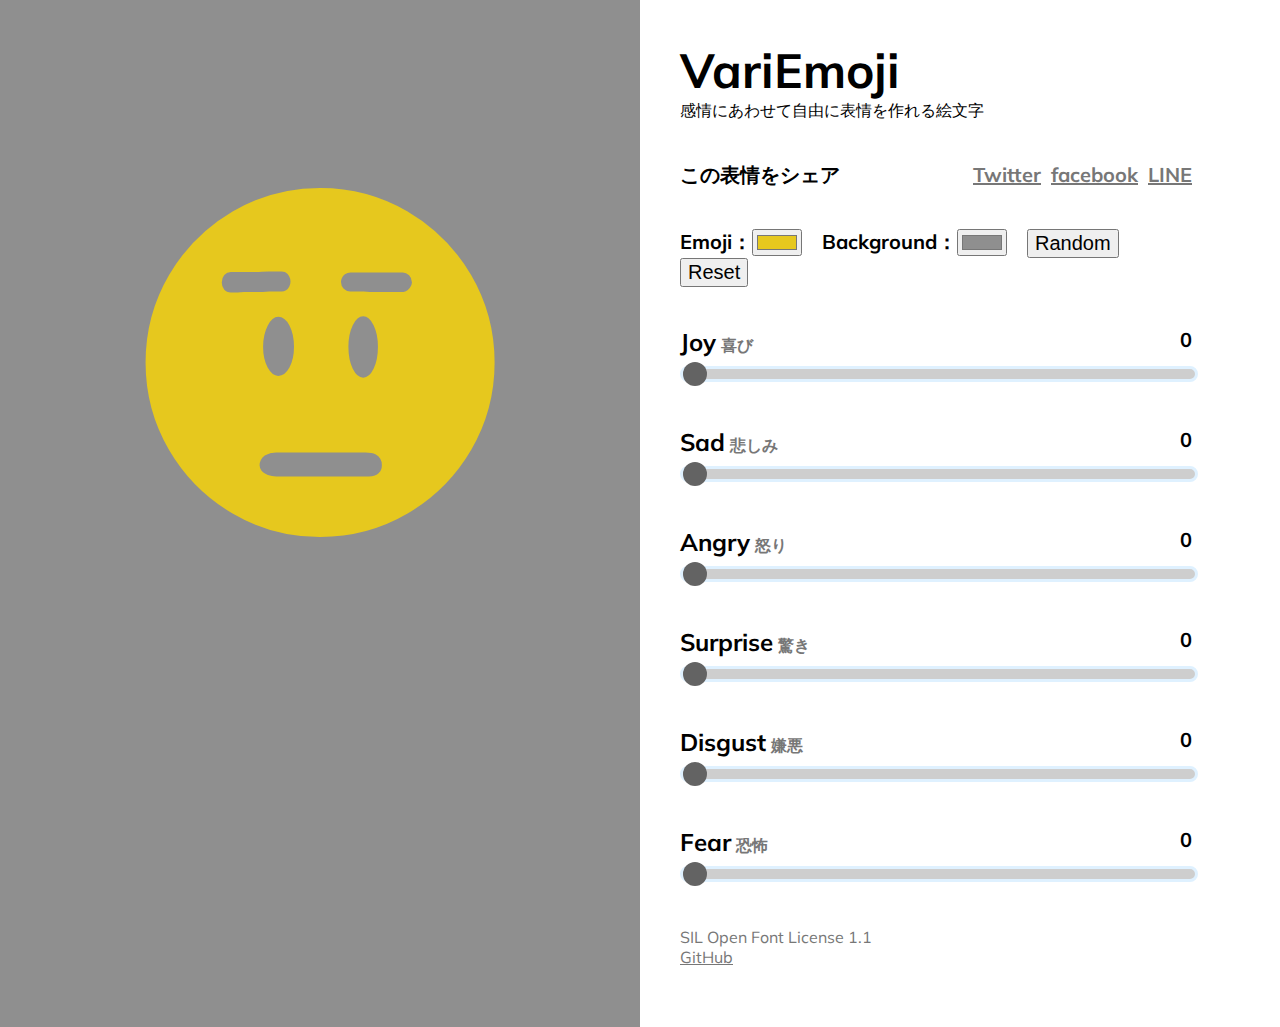
<file: _docs/index.html>
<!DOCTYPE html>
<html lang="ja">

<head>
    <meta charset="UTF-8">
    <meta name="viewport" content="width=device-width, initial-scale=1.0">
    <title>VariEmoji</title>
    <meta name="description" content="感情にあわせて自由に表情を作れる絵文字">
    <meta property="og:title" content="VariEmoji" />
    <meta property="og:description" content="感情にあわせて自由に表情を作れる絵文字" />
    <meta name="twitter:card" content="summary_large_image" />
    <meta name="twitter:site" content="@juuunnnk" />
    <meta property="og:image" content="https://juuunnnk.github.io/VariEmoji/images/og.png"" />
    <link rel=" icon" href="./images/favicon.ico">
    <link rel="icon" type="image/png" sizes="192x192" href="./images/android-chrome-192x192.png">
    <link rel="apple-touch-icon" sizes="180x180" href="./images/apple-touch-icon.png">
    <link rel=" stylesheet" href="./style.css">
    <link href="https://fonts.googleapis.com/css2?family=Muli:wght@800&display=swap" rel="stylesheet">
</head>

<body>
    <div class="container">
        <div id="box-emoji">
            <p id="emoji">😐</p>
        </div>
        <div class="main">
            <div class="desq">
                <h1>VariEmoji</h1>
                <p>感情にあわせて自由に表情を作れる絵文字</p>
            </div>
            <div class="share-box">
                <p>この表情をシェア</p>
                <div class="share-links">
                    <a class="shareBtn" id="twitter" href="" target="_blank">Twitter</a>
                    <a class="shareBtn" id="facebook" href="" target="_blank">facebook</a>
                    <a class="shareBtn" id="line" href="" target="_blank">LINE</a>
                </div>
            </div>
            <div class="box-controls">
                <div class="buttons">
                    <div class="color">
                        <p>Emoji：</p>
                        <input type="color" name="emoji" id="emocolor" value="#e6c81e">
                    </div>
                    <div class="color">
                        <p>Background：</p>
                        <input type="color" name="emoji" id="bgcolor" value="#8f8f8f">
                    </div>
                    <button id="rdmBtn">Random</button>
                    <button id="resetBtn">Reset</button>


                </div>
                <div class="control">
                    <div class="slider-info">
                        <p id="form-name">Joy<span>喜び</span></p>
                        <span class="value" data-index="1"></span>
                    </div>
                    <input type="range" min="000" max="500" value="000" step="10" class="slider" id="joy"
                        data-index="1">
                </div>
                <div class="control">
                    <div class="slider-info">
                        <p id="form-name">Sad<span>悲しみ</span></p>
                        <span class="value" data-index="2"></span>
                    </div>
                    <input type="range" min="000" max="500" value="000" step="10" class="slider" id="sad"
                        data-index="2">
                </div>
                <div class="control">
                    <div class="slider-info">
                        <p id="form-name">Angry<span>怒り</span></p>
                        <span class="value" data-index="3"></span>
                    </div>
                    <input type="range" min="000" max="500" value="000" step="10" class="slider" id="angry"
                        data-index="3">
                </div>
                <div class="control">
                    <div class="slider-info">
                        <p id="form-name">Surprise<span>驚き</span></p>
                        <span class="value" data-index="4"></span>
                    </div>
                    <input type="range" min="000" max="500" value="000" step="10" class="slider" id="surprise"
                        data-index="4">
                </div>
                <div class="control">
                    <div class="slider-info">
                        <p id="form-name">Disgust<span>嫌悪</span></p>
                        <span class="value" data-index="5"></span>
                    </div>
                    <input type="range" min="000" max="500" value="000" step="10" class="slider" id="disgust"
                        data-index="5">
                </div>
                <div class="control">
                    <div class="slider-info">
                        <p id="form-name">Fear<span>恐怖</span></p>
                        <span class="value" data-index="6"></span>
                    </div>
                    <input type="range" min="000" max="500" value="000" step="10" class="slider" id="fear"
                        data-index="6">
                </div>
            </div>
            <div class="info">
                <p>SIL Open Font License 1.1</p>
                <p><a href="https://github.com/juuunnnk/VariEmoji" target="_blank">GitHub</a></p>
            </div>
        </div>
    </div>
    <script src="./script.js"></script>
</body>

</html>
</file>
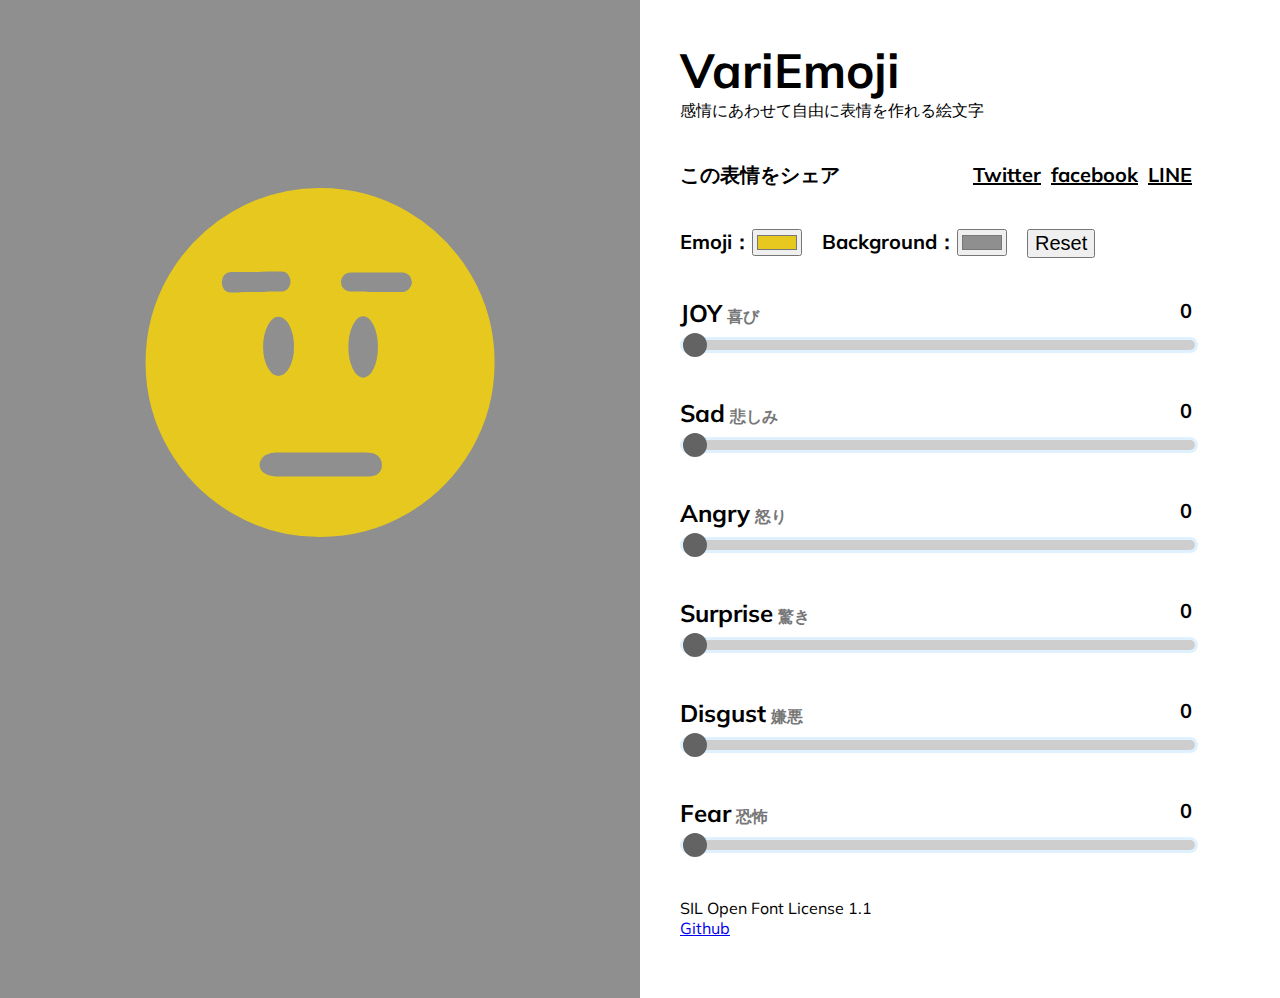
<file: demo/index.html>
<!DOCTYPE html>
<html lang="ja">

<head>
    <meta charset="UTF-8">
    <meta name="viewport" content="width=device-width, initial-scale=1.0">
    <title>VariEmoji</title>
    <meta name="description" content="感情にあわせて自由に表情を作れる絵文字">
    <meta property="og:title" content="VariEmoji" />
    <meta property="og:description" content="感情にあわせて自由に表情を作れる絵文字" />
    <meta name="twitter:card" content="summary_large_image" />
    <meta name="twitter:site" content="@juuunnnk" />
    <meta property="og:image" content="https://juuunnnk.github.io/VariEmoji/images/og.png"" />
    <link rel=" icon" href="images/favicon.ico">
    <link rel="icon" type="image/png" sizes="192x192" href="images/android-chrome-192x192.png">
    <link rel="apple-touch-icon" sizes="180x180" href="images/apple-touch-icon.png">
    <link rel=" stylesheet" href="style.css">
    <link href="https://fonts.googleapis.com/css2?family=Muli:wght@800&display=swap" rel="stylesheet">
</head>

<body>
    <div class="container">
        <div id="box-emoji">
            <p id="emoji">😐</p>
        </div>
        <div class="main">
            <div class="desq">
                <h1>VariEmoji</h1>
                <p>感情にあわせて自由に表情を作れる絵文字</p>
            </div>
            <div class="share-box">
                <p>この表情をシェア</p>
                <div class="share-links">
                    <a class="shareBtn" id="twitter" href="" target="_blank">Twitter</a>
                    <a class="shareBtn" id="facebook" href="" target="_blank">facebook</a>
                    <a class="shareBtn" id="line" href="" target="_blank">LINE</a>
                </div>
            </div>
            <div class="box-controls">
                <div class="buttons">
                    <div class="color">
                        <p>Emoji：</p>
                        <input type="color" name="emoji" id="emocolor" value="#e6c81e">
                    </div>
                    <div class="color">
                        <p>Background：</p>
                        <input type="color" name="emoji" id="bgcolor" value="#8f8f8f">
                    </div>
                    <div><button id="resetBtn">Reset</button></div>

                </div>
                <div class="control">
                    <div class="slider-info">
                        <p id="form-name">JOY<span>喜び</span></p>
                        <span class="value" data-index="1"></span>
                    </div>
                    <input type="range" min="000" max="500" value="000" step="10" class="slider" id="joy"
                        data-index="1">
                </div>
                <div class="control">
                    <div class="slider-info">
                        <p id="form-name">Sad<span>悲しみ</span></p>
                        <span class="value" data-index="2"></span>
                    </div>
                    <input type="range" min="000" max="500" value="000" step="10" class="slider" id="sad"
                        data-index="2">
                </div>
                <div class="control">
                    <div class="slider-info">
                        <p id="form-name">Angry<span>怒り</span></p>
                        <span class="value" data-index="3"></span>
                    </div>
                    <input type="range" min="000" max="500" value="000" step="10" class="slider" id="angry"
                        data-index="3">
                </div>
                <div class="control">
                    <div class="slider-info">
                        <p id="form-name">Surprise<span>驚き</span></p>
                        <span class="value" data-index="4"></span>
                    </div>
                    <input type="range" min="000" max="500" value="000" step="10" class="slider" id="surprise"
                        data-index="4">
                </div>
                <div class="control">
                    <div class="slider-info">
                        <p id="form-name">Disgust<span>嫌悪</span></p>
                        <span class="value" data-index="5"></span>
                    </div>
                    <input type="range" min="000" max="500" value="000" step="10" class="slider" id="disgust"
                        data-index="5">
                </div>
                <div class="control">
                    <div class="slider-info">
                        <p id="form-name">Fear<span>恐怖</span></p>
                        <span class="value" data-index="6"></span>
                    </div>
                    <input type="range" min="000" max="500" value="000" step="10" class="slider" id="fear"
                        data-index="6">
                </div>
            </div>

            <div>
                <p>SIL Open Font License 1.1</p>
                <p><a href="https://github.com/juuunnnk/VariEmoji" target="_blank">Github</a></p>
            </div>
        </div>
    </div>
    <script src="script.js"></script>
</body>

</html>
</file>
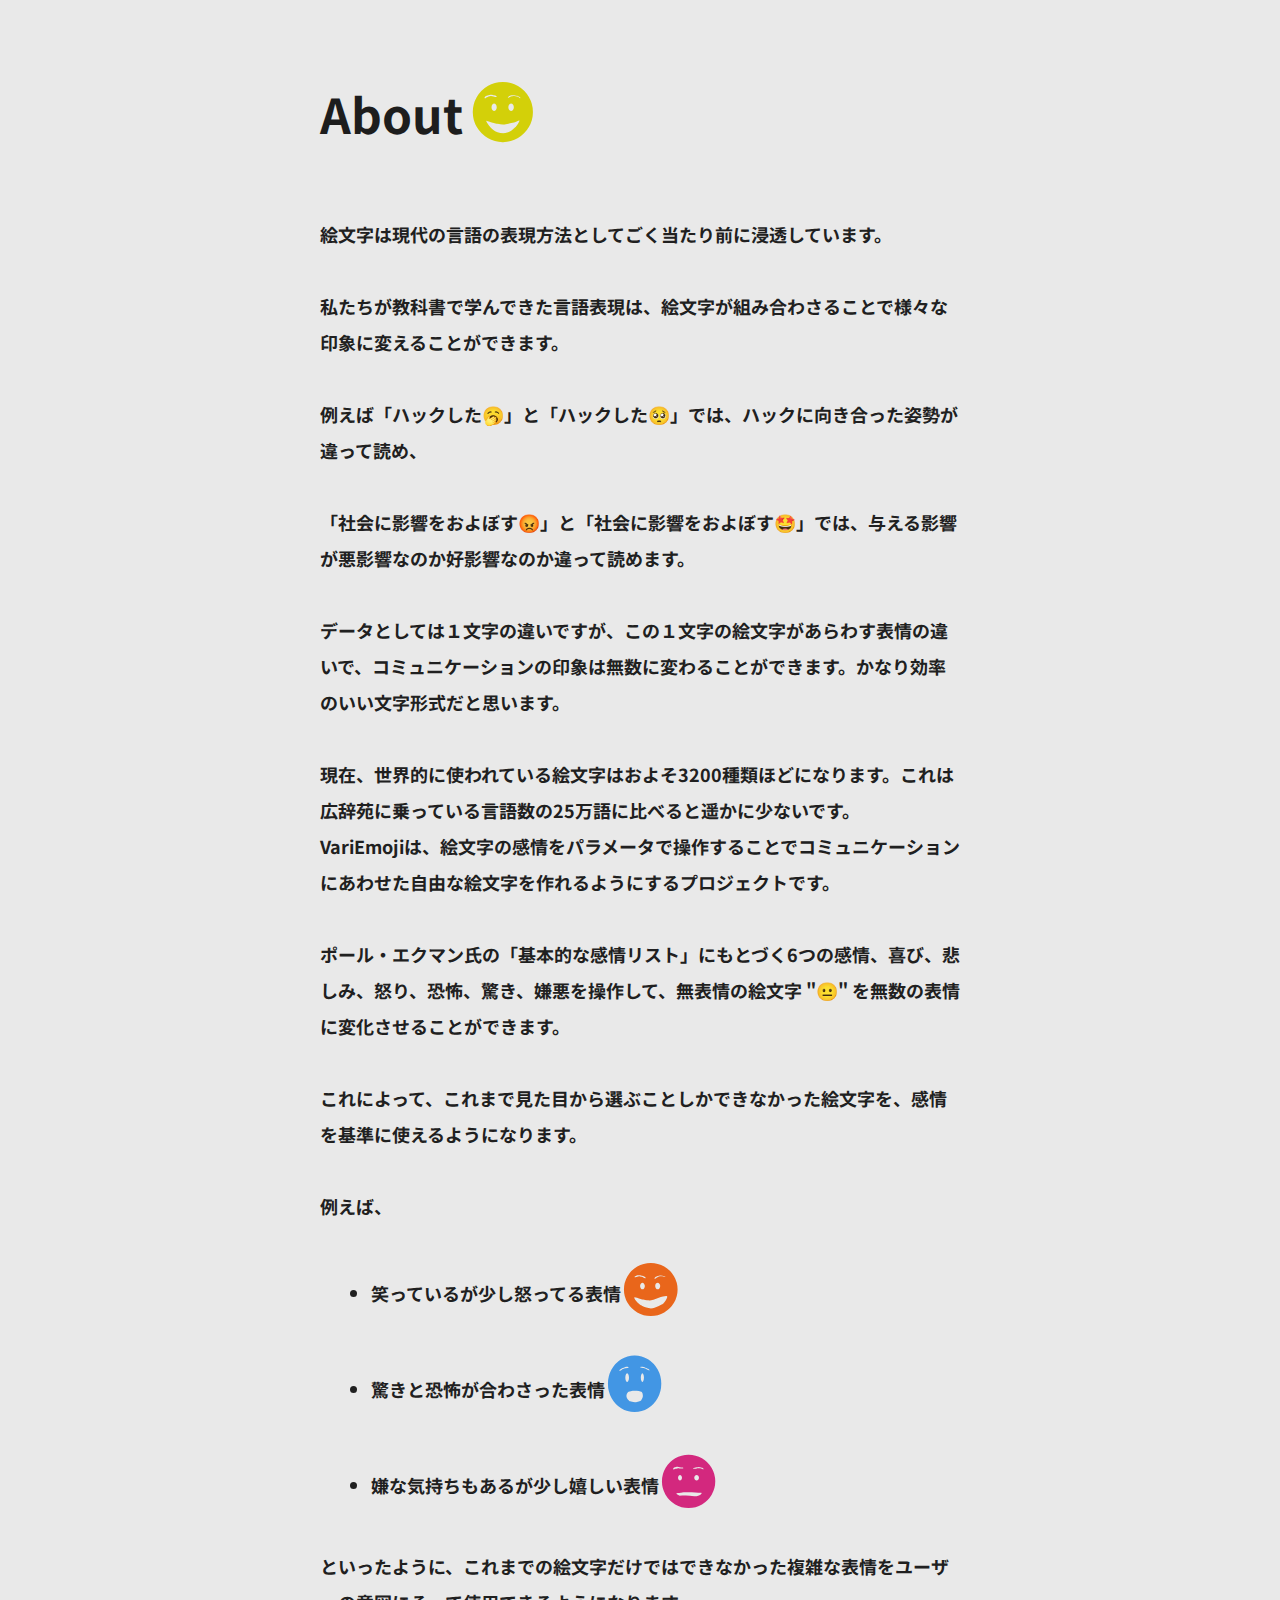
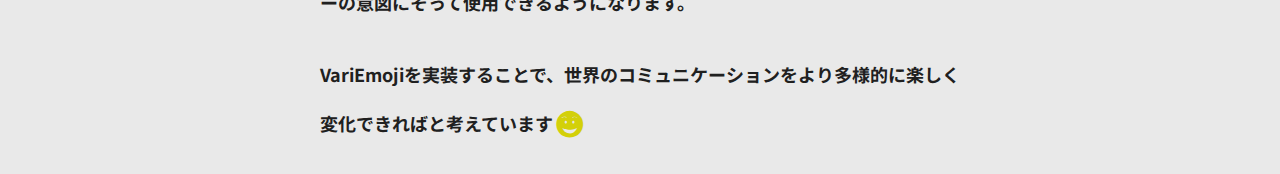
<file: docs/about.html>
<!DOCTYPE html>
<html lang="ja">

<head>
    <meta charset="UTF-8">
    <meta name="viewport" content="width=device-width, initial-scale=1.0">
    <title>About | VariEmoji</title>
    <meta name="description" content="感情にあわせて自由に表情を作れる絵文字">
    <meta property="og:title" content="About | VariEmoji" />
    <meta property="og:description" content="感情にあわせて自由に表情を作れる絵文字" />
    <meta name="twitter:card" content="summary_large_image" />
    <meta name="twitter:site" content="@juuunnnk" />
    <meta property="og:image" content="https://juuunnnk.github.io/VariEmoji/images/og.png"" />
    <link rel=" icon" href="./images/favicon.ico">
    <link rel="icon" type="image/png" sizes="192x192" href="./images/android-chrome-192x192.png">
    <link rel="apple-touch-icon" sizes="180x180" href="./images/apple-touch-icon.png">
    <link href="https://fonts.googleapis.com/css2?family=Noto+Sans+JP:wght@500;700&display=swap" rel="stylesheet">
    <style>
        @font-face {
            font-family: "variemoji";
            src: url(font/variemojiGX.woff2) format("woff2-variations");
        }

        ul {
            padding: 0;
            margin-left: 8%;
            line-height: 1.5;
        }


        body {
            font-family: 'Noto Sans JP', sans-serif;
            background-color: #e9e9e9;
        }

        main {
            color: #202020;
            line-height: 2.0;
            width: 80%;
            max-width: 640px;
            margin: 0 auto;
            margin-top: 40px;
        }

        h1 {
            font-size: 48px;
            color: #1d1d1d;
        }

        main div {
            font-size: 18px;
            font-weight: 700;
            ;
        }

        .emoji {
            font-family: variemoji;
            color: #d3d009;
            vertical-align: -5%;
            font-variation-settings: 'JOYY'900;
        }

        .et {
            font-size: 64px;
            vertical-align: -15%;
        }

        .emoji_1 {
            font-size: 72px;
            animation: joy 3.4s ease-in-out -0.2s infinite alternate;
        }

        .emoji_2 {
            font-variation-settings: 'JOYY'900, 'ANGR'300;
            color: #e9661b;
        }

        .emoji_3 {
            font-variation-settings: 'SPRS'400, 'FEAR'200;
            color: #4296e4;
        }

        .emoji_4 {
            font-variation-settings: 'DGST'400, 'JOYY'400;
            color: #d3287e;
        }

        .emoji_5 {
            font-size: 32px;
            vertical-align: -10%;
        }



        @keyframes joy {
            0% {
                font-variation-settings: 'JOYY'0, 'FEAR'400, 'SPRS'100;
            }

            50% {
                font-variation-settings: 'JOYY'0, 'FEAR'400, 'SPRS'400;
                color: #4296e4;
            }

            100% {
                color: #e9661b;
                font-variation-settings: 'JOYY'900, 'FEAR'0, 'SPRS'100;
            }
        }


        @media screen and (max-width:640px) {
            main div {
                font-size: 14px;
            }

            .et {
                font-size: 28px;
                vertical-align: -10%;
            }

        }
    </style>
</head>

<body>
    <main>
        <h1>About <span class="emoji emoji_1">😐</span></h1>
        <div>
            <p>
                絵文字は現代の言語の表現方法としてごく当たり前に浸透しています。<br>
                <br>
                私たちが教科書で学んできた言語表現は、絵文字が組み合わさることで様々な印象に変えることができます。<br>
                <br>
                例えば「ハックした🥱」と「ハックした🥺」では、ハックに向き合った姿勢が違って読め、<br>
                <br>
                「社会に影響をおよぼす😡」と「社会に影響をおよぼす🤩」では、与える影響が悪影響なのか好影響なのか違って読めます。<br>
                <br>
                データとしては１文字の違いですが、この１文字の絵文字があらわす表情の違いで、コミュニケーションの印象は無数に変わることができます。かなり効率のいい文字形式だと思います。<br>
                <br>
                現在、世界的に使われている絵文字はおよそ3200種類ほどになります。これは広辞苑に乗っている言語数の25万語に比べると遥かに少ないです。<br>
                VariEmojiは、絵文字の感情をパラメータで操作することでコミュニケーションにあわせた自由な絵文字を作れるようにするプロジェクトです。<br>
                <br>
                ポール・エクマン氏の「基本的な感情リスト」にもとづく6つの感情、喜び、悲しみ、怒り、恐怖、驚き、嫌悪を操作して、無表情の絵文字 "😐" を無数の表情に変化させることができます。<br>
                <br>
                これによって、これまで見た目から選ぶことしかできなかった絵文字を、感情を基準に使えるようになります。<br>
                <br>
                例えば、<br>
                <ul>
                    <li>笑っているが少し怒ってる表情 <span class="emoji et emoji_2">😐</span></li>
                    <li>驚きと恐怖が合わさった表情 <span class="emoji et emoji_3">😐</span></li>
                    <li>嫌な気持ちもあるが少し嬉しい表情 <span class="emoji et emoji_4">😐</span></li>
                </ul>
                といったように、これまでの絵文字だけではできなかった複雑な表情をユーザーの意図にそって使用できるようになります。<br>
                <br>
                VariEmojiを実装することで、世界のコミュニケーションをより多様的に楽しく変化できればと考えています <span class="emoji emoji_5">😐</span><br>
            </p>
        </div>
    </main>

</body>

</html>
</file>
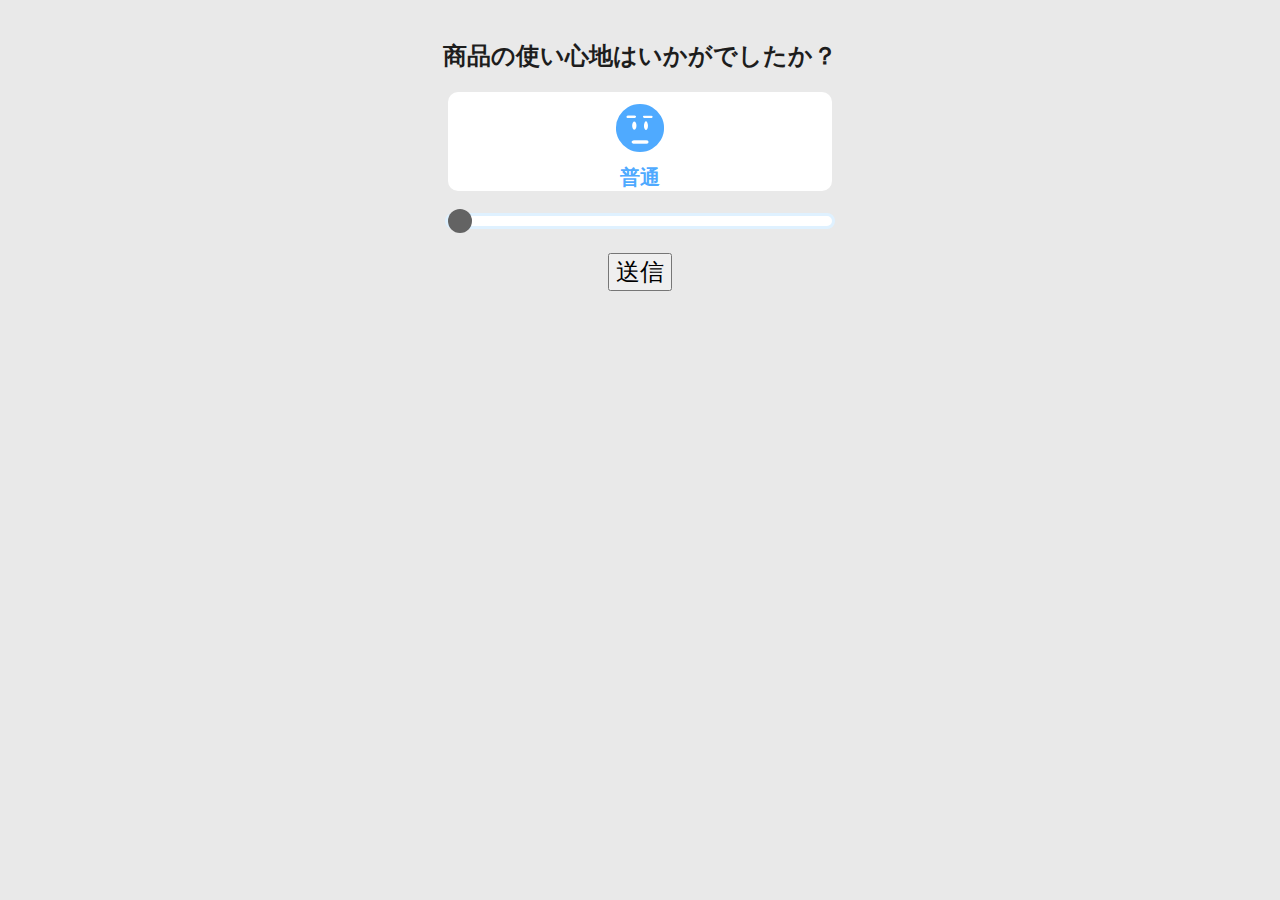
<file: docs/demo1.html>
<!DOCTYPE html>
<html lang="ja">

<head>
    <meta charset="UTF-8">
    <meta name="viewport" content="width=device-width, initial-scale=1.0">
    <title>Demo1 | VariEmoji</title>
    <meta name="description" content="感情にあわせて自由に表情を作れる絵文字">
    <meta property="og:title" content="VariEmoji" />
    <meta property="og:description" content="感情にあわせて自由に表情を作れる絵文字" />
    <meta name="twitter:card" content="summary_large_image" />
    <meta name="twitter:site" content="@juuunnnk" />
    <meta property="og:image" content="https://juuunnnk.github.io/VariEmoji/images/og.png"" />
    <link rel=" icon" href="./images/favicon.ico">
    <link rel="icon" type="image/png" sizes="192x192" href="./images/android-chrome-192x192.png">
    <link rel="apple-touch-icon" sizes="180x180" href="./images/apple-touch-icon.png">
    <style>
        @font-face {
            font-family: "variemoji";
            src: url(font/variemojiGX.woff2) format("woff2-variations");
        }

        :root {
            --joy: 0;
        }

        body {
            background-color: #e9e9e9;
        }

        main {
            width: 80%;
            max-width: 480px;
            margin: 0 auto;
            margin-top: 40px;
            text-align: center;
        }

        h1 {
            font-size: 24px;
            color: #1d1d1d;
        }

        #box-emoji {
            color: #4faaff;
            margin-top: 20px;
            margin-bottom: 20px;
            background-color: #ffffff;
            border-radius: 10px;
            width: 80%;
            margin: 0 auto 20px;
        }

        #output {
            font-size: 20px;
            font-weight: bold;
            margin: 0;
        }

        #emoji {
            font-family: variemoji;
            font-size: 60px;
            color: #4faaff;
            font-variation-settings: 'JOYY'var(--joy);
            margin-top: 20px;
            margin-bottom: 0;
        }

        input[type="range"] {
            -webkit-appearance: none;
            appearance: none;
            cursor: pointer;
            outline: none;
            height: 10px;
            width: 80%;
            background: #ffffff;
            border-radius: 20px;
            border: solid 3px #dff1ff;
        }

        input[type="range"]::-webkit-slider-thumb {
            -webkit-appearance: none;
            background: #636363;
            width: 24px;
            height: 24px;
            border-radius: 50%;
        }

        button {
            margin-top: 20px;
            font-size: 24px;
        }
    </style>
</head>

<body>
    <main>
        <div>
            <h1>商品の使い心地はいかがでしたか？</h1>
        </div>
        <div id="box-emoji">
            <p id="emoji">😐</p>
            <p id="output">普通</p>
        </div>
        <div class="main">
            <div class="control">
                <div class="slider-info">
                </div>
                <input type="range" min="000" max="900" value="000" step="10" id="slider">
            </div>
            <button>送信</button>
        </div>
    </main>
    <script>
        const emoji = document.getElementById('emoji');
        const output = document.getElementById('output');
        const slider = document.getElementById('slider');
        slider.oninput = function () {
            let v = this.value
            emoji.style.setProperty(`--joy`, v);
            if (300 <= v && v < 600) {
                output.innerHTML = "いいね";
            } else if (600 <= v && v <= 900) {
                output.innerHTML = "最高！";
            } else {
                output.innerHTML = "普通";
            }
        };
    </script>
</body>

</html>
</file>
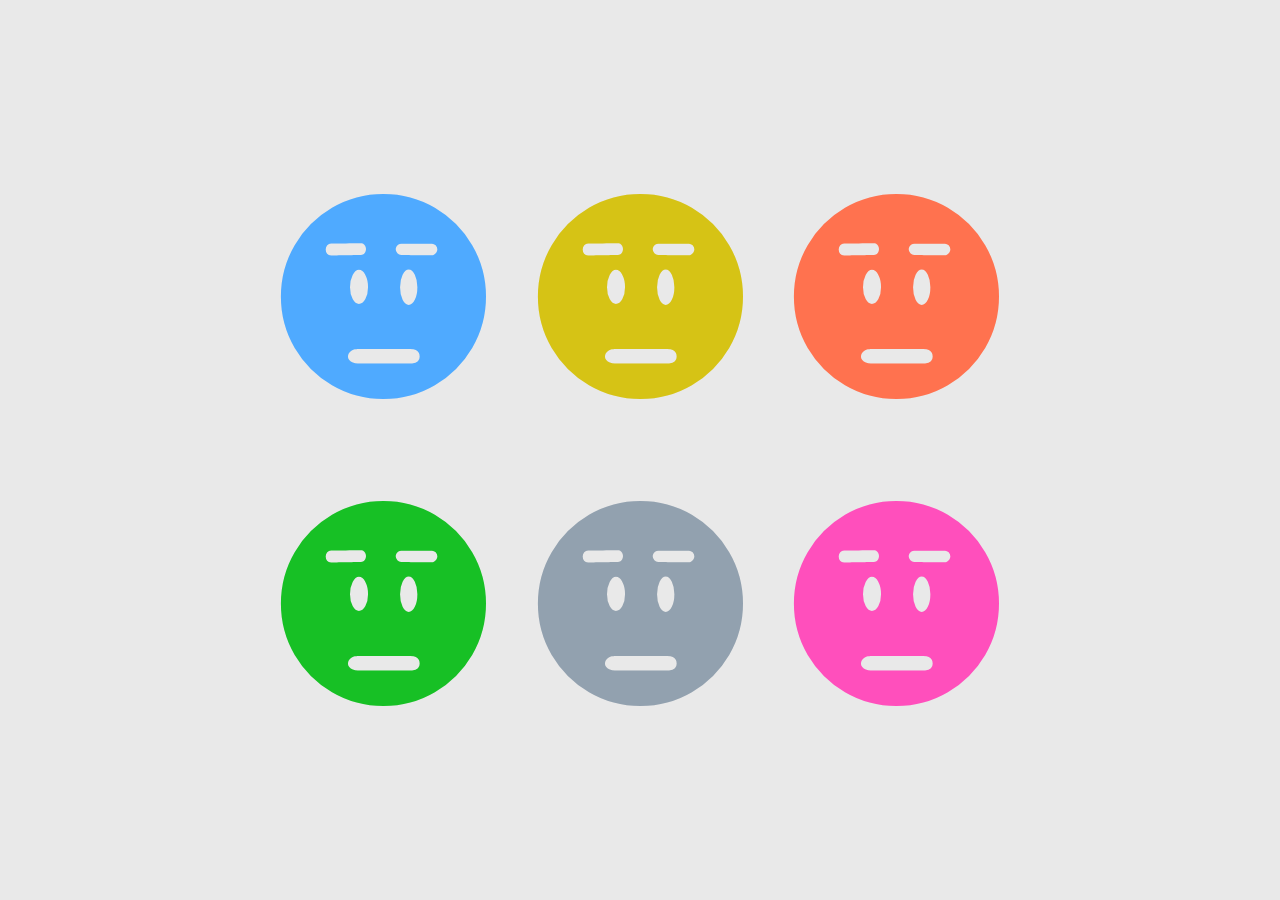
<file: docs/demo2.html>
<!DOCTYPE html>
<html lang="ja">

<head>
    <meta charset="UTF-8">
    <meta name="viewport" content="width=device-width, initial-scale=1.0">
    <title>Demo2 | VariEmoji</title>
    <meta name="description" content="感情にあわせて自由に表情を作れる絵文字">
    <meta property="og:title" content="VariEmoji" />
    <meta property="og:description" content="感情にあわせて自由に表情を作れる絵文字" />
    <meta name="twitter:card" content="summary_large_image" />
    <meta name="twitter:site" content="@juuunnnk" />
    <meta property="og:image" content="https://juuunnnk.github.io/VariEmoji/images/og.png"" />
    <link rel=" icon" href="./images/favicon.ico">
    <link rel="icon" type="image/png" sizes="192x192" href="./images/android-chrome-192x192.png">
    <link rel="apple-touch-icon" sizes="180x180" href="./images/apple-touch-icon.png">
    <style>
        @font-face {
            font-family: "variemoji";
            src: url(font/variemojiGX.woff2) format("woff2-variations");
        }

        body {
            height: 100%;
            background-color: #e9e9e9;
            margin: 0;
            padding: 0;
        }


        #box-emoji {
            color: #4faaff;
            font-family: variemoji;
            font-size: 20vw;
            text-align: center;
        }

        #area-emoji {
            position: absolute;
            width: 70%;
            top: 50%;
            left: 50%;
            transform: translateY(-50%) translateX(-50%);
            -webkit-transform: translateY(-50%) translateX(-50%);
        }


        #emoji {
            margin-top: 0;
            margin-bottom: 0;
        }

        span {
            margin: 0 2vw;
        }

        #emoji1 {
            color: #4faaff;
            animation: joy 1.6s ease-in-out -0.2s infinite alternate;
        }

        #emoji2 {
            color: #d6c315;
            animation: sad 1.6s ease-in-out -0.4s infinite alternate;
        }

        #emoji3 {
            color: #ff724f;
            animation: angry 1.6s ease-in-out -0.6s infinite alternate;
        }

        #emoji4 {
            color: #17c025;
            animation: surprise 1.6s ease-in-out -0.8s infinite alternate;
        }

        #emoji5 {
            color: #92a1af;
            animation: disgust 1.6s ease-in-out -1s infinite alternate;
        }

        #emoji6 {
            color: #ff4fbc;
            animation: fear 1.6s ease-in-out -1.2s infinite alternate;
        }

        @keyframes joy {
            0% {
                font-variation-settings: 'JOYY'0, 'FEAR'400;
            }

            100% {
                font-variation-settings: 'JOYY'900, 'FEAR'0;
            }
        }

        @keyframes sad {
            0% {
                font-variation-settings: 'SADD'0, 'JOYY'400;
            }

            100% {
                font-variation-settings: 'SADD'900, 'JOYY'0;
            }
        }

        @keyframes angry {
            0% {
                font-variation-settings: 'ANGR'0, 'SADD'400;
            }

            100% {
                font-variation-settings: 'ANGR'900, 'SADD'0;
            }
        }

        @keyframes surprise {
            0% {
                font-variation-settings: 'SPRS'0, 'ANGR'400;
            }

            100% {
                font-variation-settings: 'SPRS'900, 'ANGR'0;
            }
        }

        @keyframes disgust {
            0% {
                font-variation-settings: 'DGST'0, 'SPRS'400;
            }

            100% {
                font-variation-settings: 'DGST'900, 'SPRS'0;
            }
        }

        @keyframes fear {
            0% {
                font-variation-settings: 'FEAR'0, 'DGST'400;
            }

            100% {
                font-variation-settings: 'FEAR'900, 'DGST'0;
            }
        }

        @media screen and (max-width:640px) {
            #box-emoji {
                font-size: 38vw;
            }

        }
    </style>
</head>

<body>
    <div id="box-emoji">
        <div id="area-emoji">
            <p id="emoji">
                <span id="emoji1">😐</span>
                <span id="emoji2">😐</span>
                <span id="emoji3">😐</span>
                <span id="emoji4">😐</span>
                <span id="emoji5">😐</span>
                <span id="emoji6">😐</span>
            </p>
        </div>
    </div>
    <script>

    </script>
</body>

</html>
</file>
<file: _docs/style.css>
@font-face {
    font-family: "emotion";
    src: url(font/variemojiGX.woff2) format("woff2-variations");
}

:root {
    --joy: 0;
    --sad: 0;
    --angry: 0;
    --disgust: 0;
    --fear: 0;
    --surprise: 0;
}

* {
    margin: 0;
}


body {
    box-sizing: border-box;
    font-family: 'Muli', "Hiragino Kaku Gothic ProN", "Hiragino Sans", Meiryo, sans-serif;
}

input {
    font-size: 16px;
}


input[type="range"] {
    -webkit-appearance: none;
    appearance: none;
    cursor: pointer;
    outline: none;
    height: 10px;
    width: 100%;
    background: #cecece;
    border-radius: 20px;
    border: solid 3px #dff1ff;
}

input[type="range"]::-webkit-slider-thumb {
    -webkit-appearance: none;
    background: #636363;
    width: 24px;
    height: 24px;
    border-radius: 50%;
}

h1 {
    font-size: 48px;
    font-weight: bold;
}

.container {
    display: flex;
    align-self: stretch;
    width: 100%;
    margin: 0;
}

.main {
    margin: 40px;
    margin-bottom: 60px;
    width: 40%;
}

.desq {
    margin-bottom: 40px;

}

.share-box {
    display: flex;
    justify-content: space-between;
    flex-wrap: wrap;
    margin-bottom: 40px;
    font-size: 20px;
    font-weight: bold;

}

.share-box a {
    color: #777777;
    margin-left: 5px;
}

.buttons {
    display: flex;
    flex-wrap: wrap;
    margin-bottom: 40px;
}
.buttons button{
    margin-right: 16px;
    font-size: 20px;
}

.color {
    display: flex;
    margin-right: 20px;
}

.box-controls {
    font-size: 20px;
    display: flex;
    color: #000;
    font-weight: bold;
    vertical-align: middle;
    flex-direction: column;
}

.box-controls span {
    font-size: 20px;
}

.control {
    margin-bottom: 40px;
}

#form-name span {
    font-size: 16px;
    margin-left: 5px;
    color: #777777;
}

.slider-info {
    display: flex;
    font-size: 24px;
    justify-content: space-between;
}

.slider-info p {
    margin-bottom: 5px;
}


#box-emoji {
    width: 50%;
    background-color: #8f8f8f;
    vertical-align: middle;
    text-align: center;
    padding-top: 8vw;

}

#box-emoji p {
    margin: 0px;
}

#emoji {
    font-size: 34.0vw;
    font-family: "emotion";
    font-variation-settings: 'JOYY'var(--joy), 'SADD'var(--sad), 'ANGR'var(--angry), 'SPRS'var(--surprise), 'DGST'var(--disgust), 'FEAR'var(--fear);
    color: #e6c81e;
}


.info {
    color: #777777;
}

.info a{
    color: #777777;
}

@media screen and (max-width:640px) {
    input[type="range"] {

        height: 10px;
        width: 100%;
        background: #cecece;
        border-radius: 20px;
        border: solid 3px #dff1ff;
    }

    .control {
        margin-bottom: 20px;
    }

    .desq h1 {
        font-size: 32px;
    }

    .desq p {
        font-size: 16px;
    }
    .share-box {
        font-size: 18px;
    }

    .color p {
        font-size: 16px;
        margin-bottom: 24px;;
    }

    .container {
        position: relative;
        display: block;
    }

    #box-emoji {
        position: fixed;
        width: 100%;
        z-index: 10;
        height: 50vw;
    }

    .main {
        position: absolute;
        top: 55vw;
        width: 85%;
        margin: 20px;
        margin-top: 40px;
    }

    .slider-info {
        font-size: 16px;
        margin-bottom: 5px;
    }

    #form-name span {
        font-size: 14px;
    }
}
</file>
<file: demo/style.css>
@font-face {
    font-family: "emotion";
    src: url(font/variemojiGX.woff2) format("woff2-variations");
}

:root {
    --joy: 0;
    --sad: 0;
    --angry: 0;
    --disgust: 0;
    --fear: 0;
    --surprise: 0;
}

* {
    margin: 0;
}


body {
    box-sizing: border-box;
    font-family: 'Muli', "Hiragino Kaku Gothic ProN", "Hiragino Sans", Meiryo, sans-serif;
}

input {
    font-size: 16px;
}


input[type="range"] {
    -webkit-appearance: none;
    appearance: none;
    cursor: pointer;
    outline: none;
    height: 10px;
    width: 100%;
    background: #cecece;
    border-radius: 20px;
    border: solid 3px #dff1ff;
}

input[type="range"]::-webkit-slider-thumb {
    -webkit-appearance: none;
    background: #636363;
    width: 24px;
    height: 24px;
    border-radius: 50%;
}

h1 {
    font-size: 48px;
    font-weight: bold;
}

.container {
    display: flex;
    align-self: stretch;
    width: 100%;
    margin: 0;
}

.main {
    margin: 40px;
    margin-bottom: 60px;
    width: 40%;
}

.desq {
    margin-bottom: 40px;

}
.share-box {
    display: flex;
    justify-content: space-between;
    flex-wrap: wrap;
    margin-bottom: 40px;
    font-size: 20px;
    font-weight: bold;
}
.share-box a {
    color: #000;
    margin-left: 5px;
}

.buttons {
    display: flex;
    flex-wrap: wrap;
    margin-bottom: 40px;
}

#resetBtn {
    font-size: 20px;
}

.color {
    display: flex;
    margin-right: 20px;
}

.box-controls {
    font-size: 20px;
    display: flex;
    color: #000;
    font-weight: bold;
    vertical-align: middle;
    flex-direction: column;
}

.box-controls span {
    font-size: 20px;
}

.control {
    margin-bottom: 40px;
}

#form-name span {
    font-size: 16px;
    margin-left: 5px;
    color: #777777;;
}

.slider-info {
    display: flex;
    font-size: 24px;
    justify-content: space-between;
}

.slider-info p {
    margin-bottom: 5px;
}


#box-emoji {
    width: 50%;
    background-color: #8f8f8f;
    vertical-align: middle;
    text-align: center;
    padding-top: 8vw;

}

#box-emoji p {
    margin: 0px;
}

#emoji {
    font-size: 34.0vw;
    font-family: "emotion";
    font-variation-settings: 'JOYY'var(--joy), 'SADD'var(--sad), 'ANGR'var(--angry), 'SPRS'var(--surprise), 'DGST'var(--disgust), 'FEAR'var(--fear);
    color: #e6c81e;
}

@media screen and (max-width:640px) {
    input[type="range"] {

        height: 10px;
        width: 100%;
        background: #cecece;
        border-radius: 20px;
        border: solid 3px #dff1ff;
    }
    
    .control {
        margin-bottom: 20px;
    }

    .desq h1 {
        font-size: 32px;
    }

    .desq p {
        font-size: 16px;
    }

    .container {
        position: relative;
        display: block;
    }

    #box-emoji {
        position: fixed;
        width: 100%;
        z-index: 10;
        height: 50vw;
    }

    .main {
        position: absolute;
        top: 55vw;
        width: 85%;
        margin: 20px;
        margin-top: 40px;
    }

    .slider-info {
        font-size: 16px;
        margin-bottom: 5px;
    }
}
</file>
